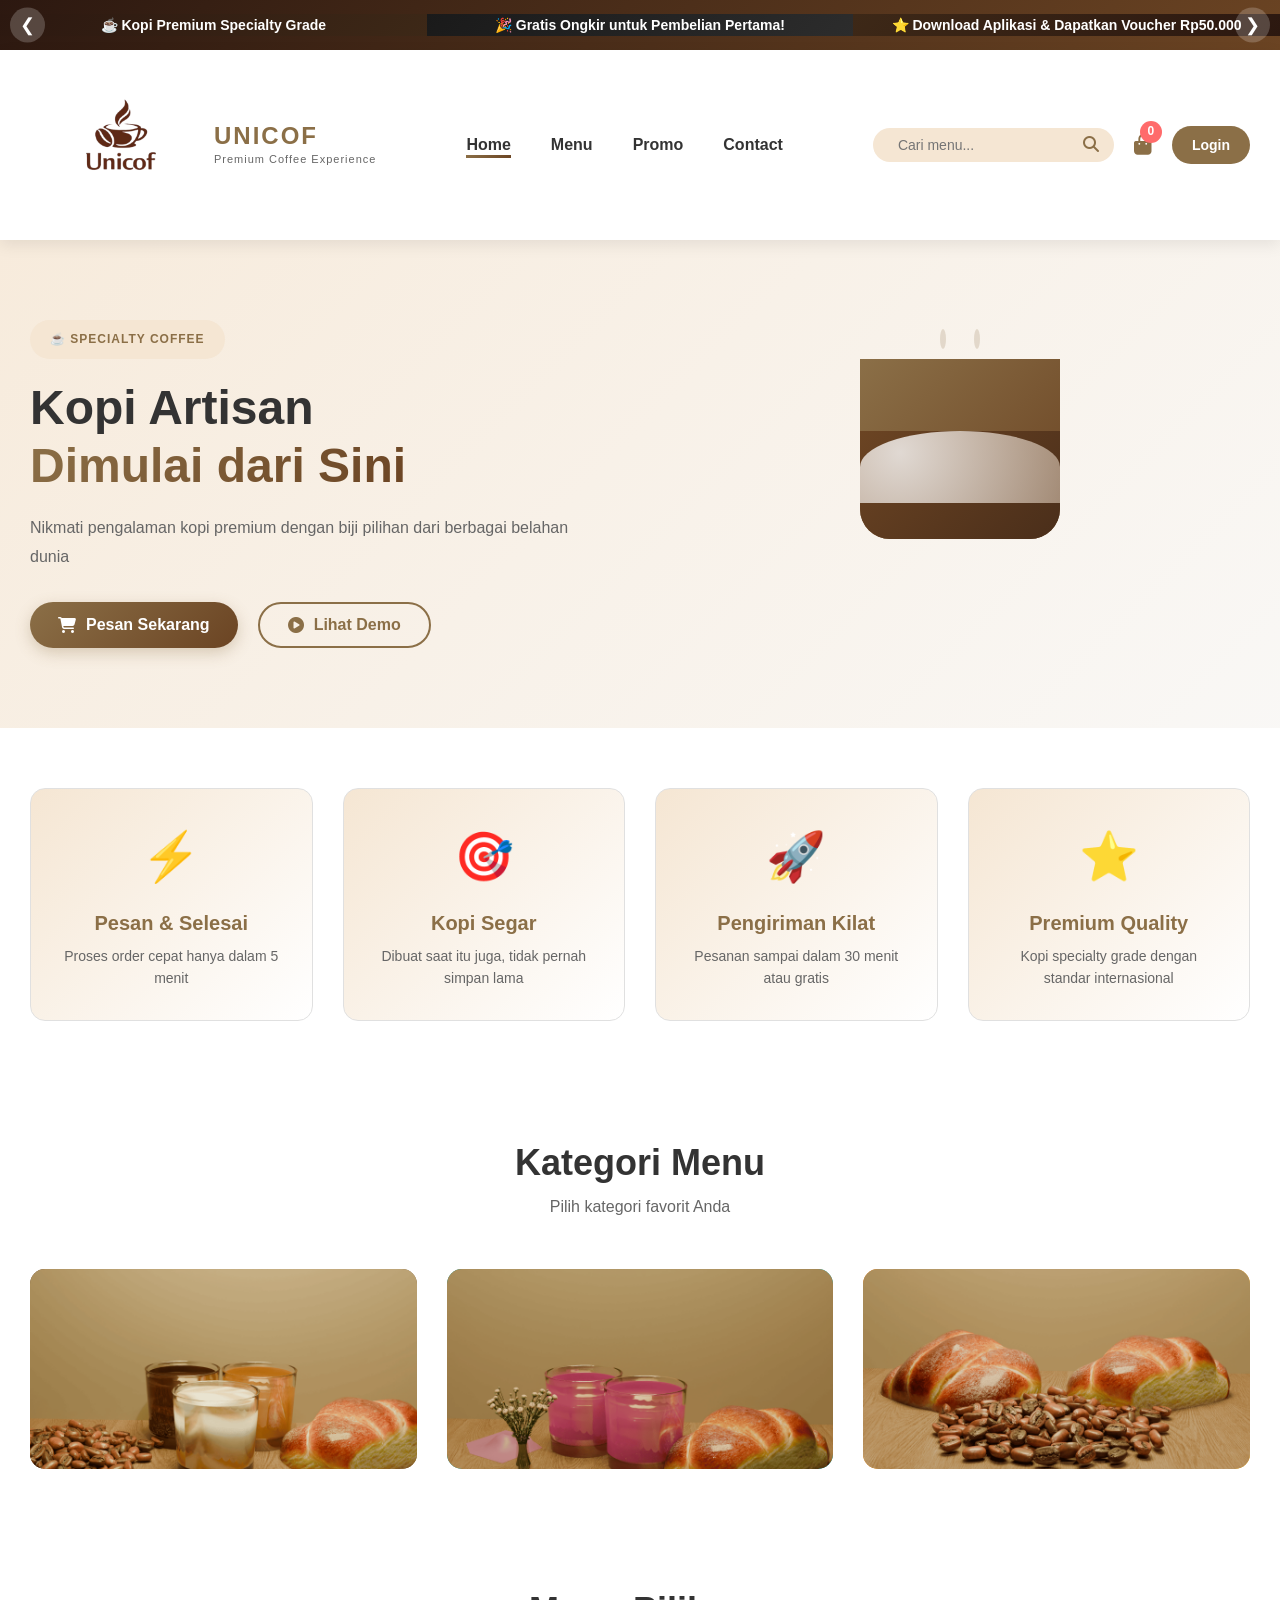
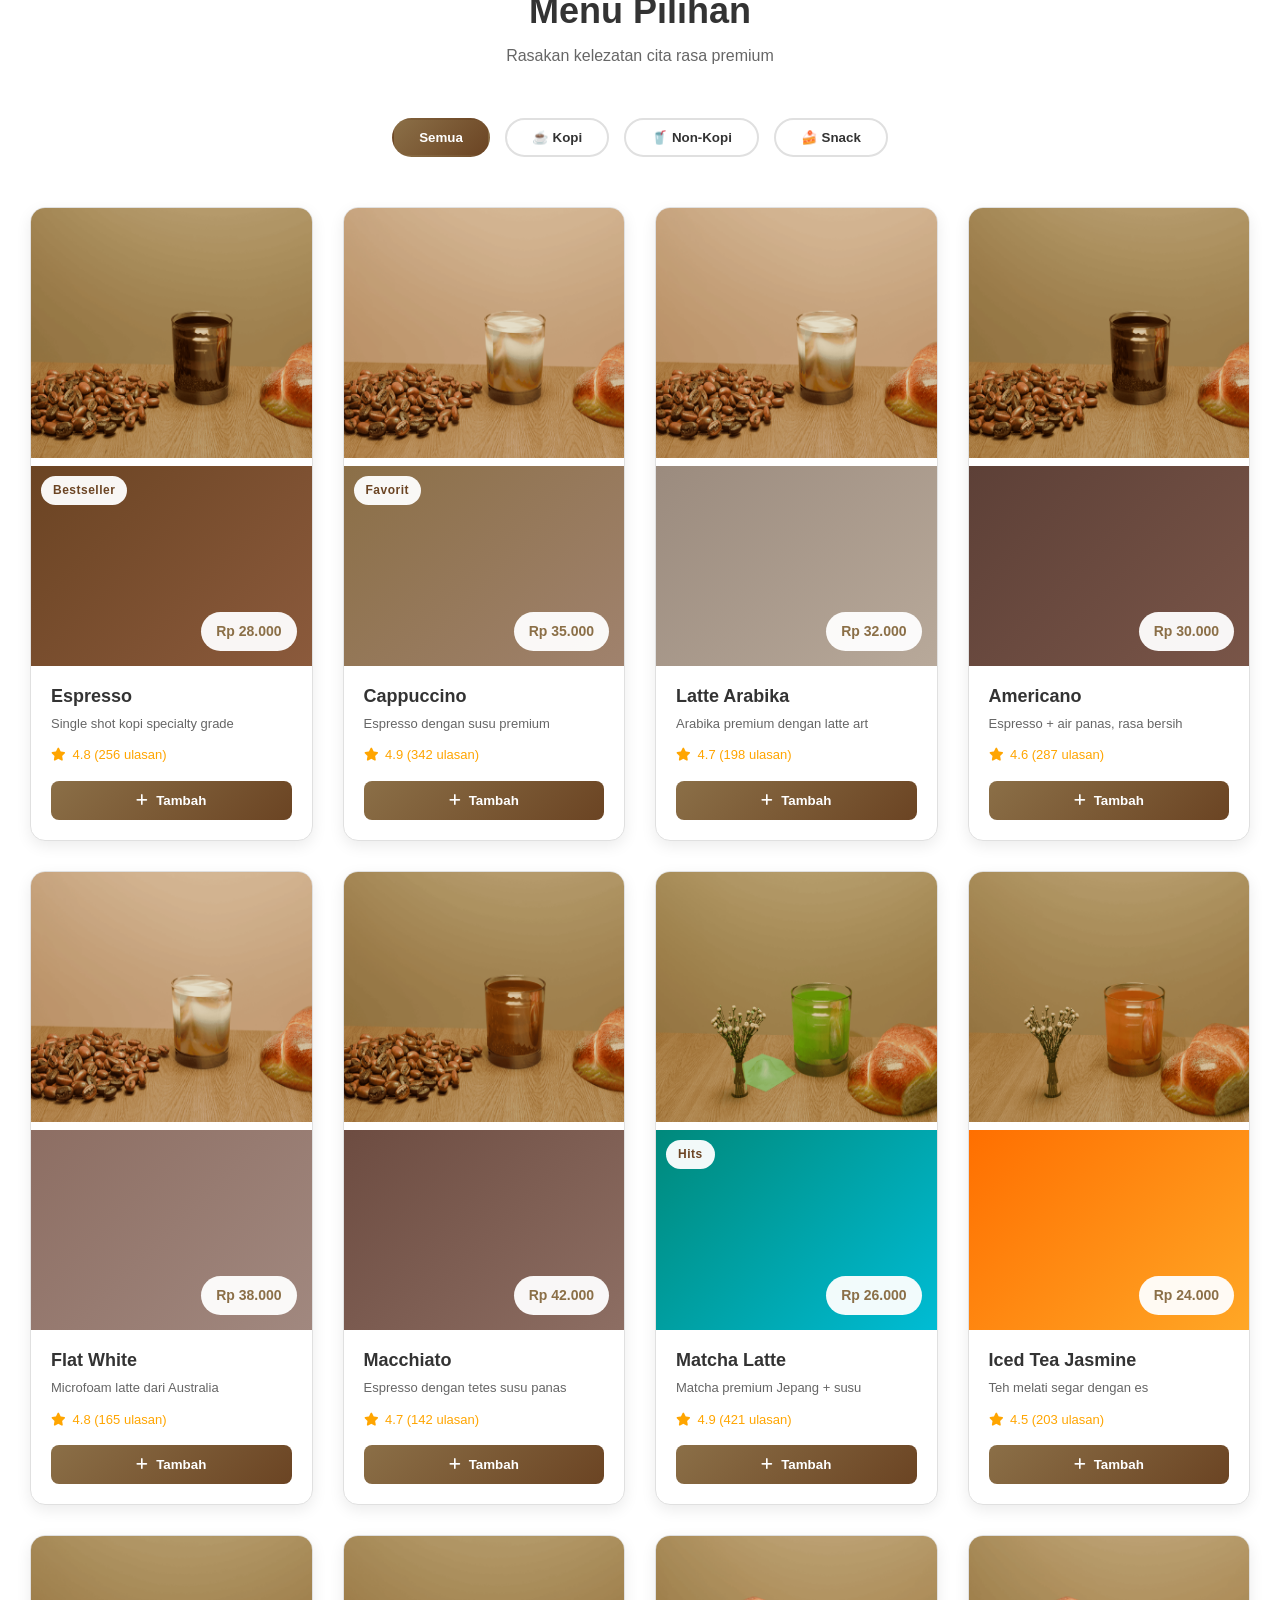
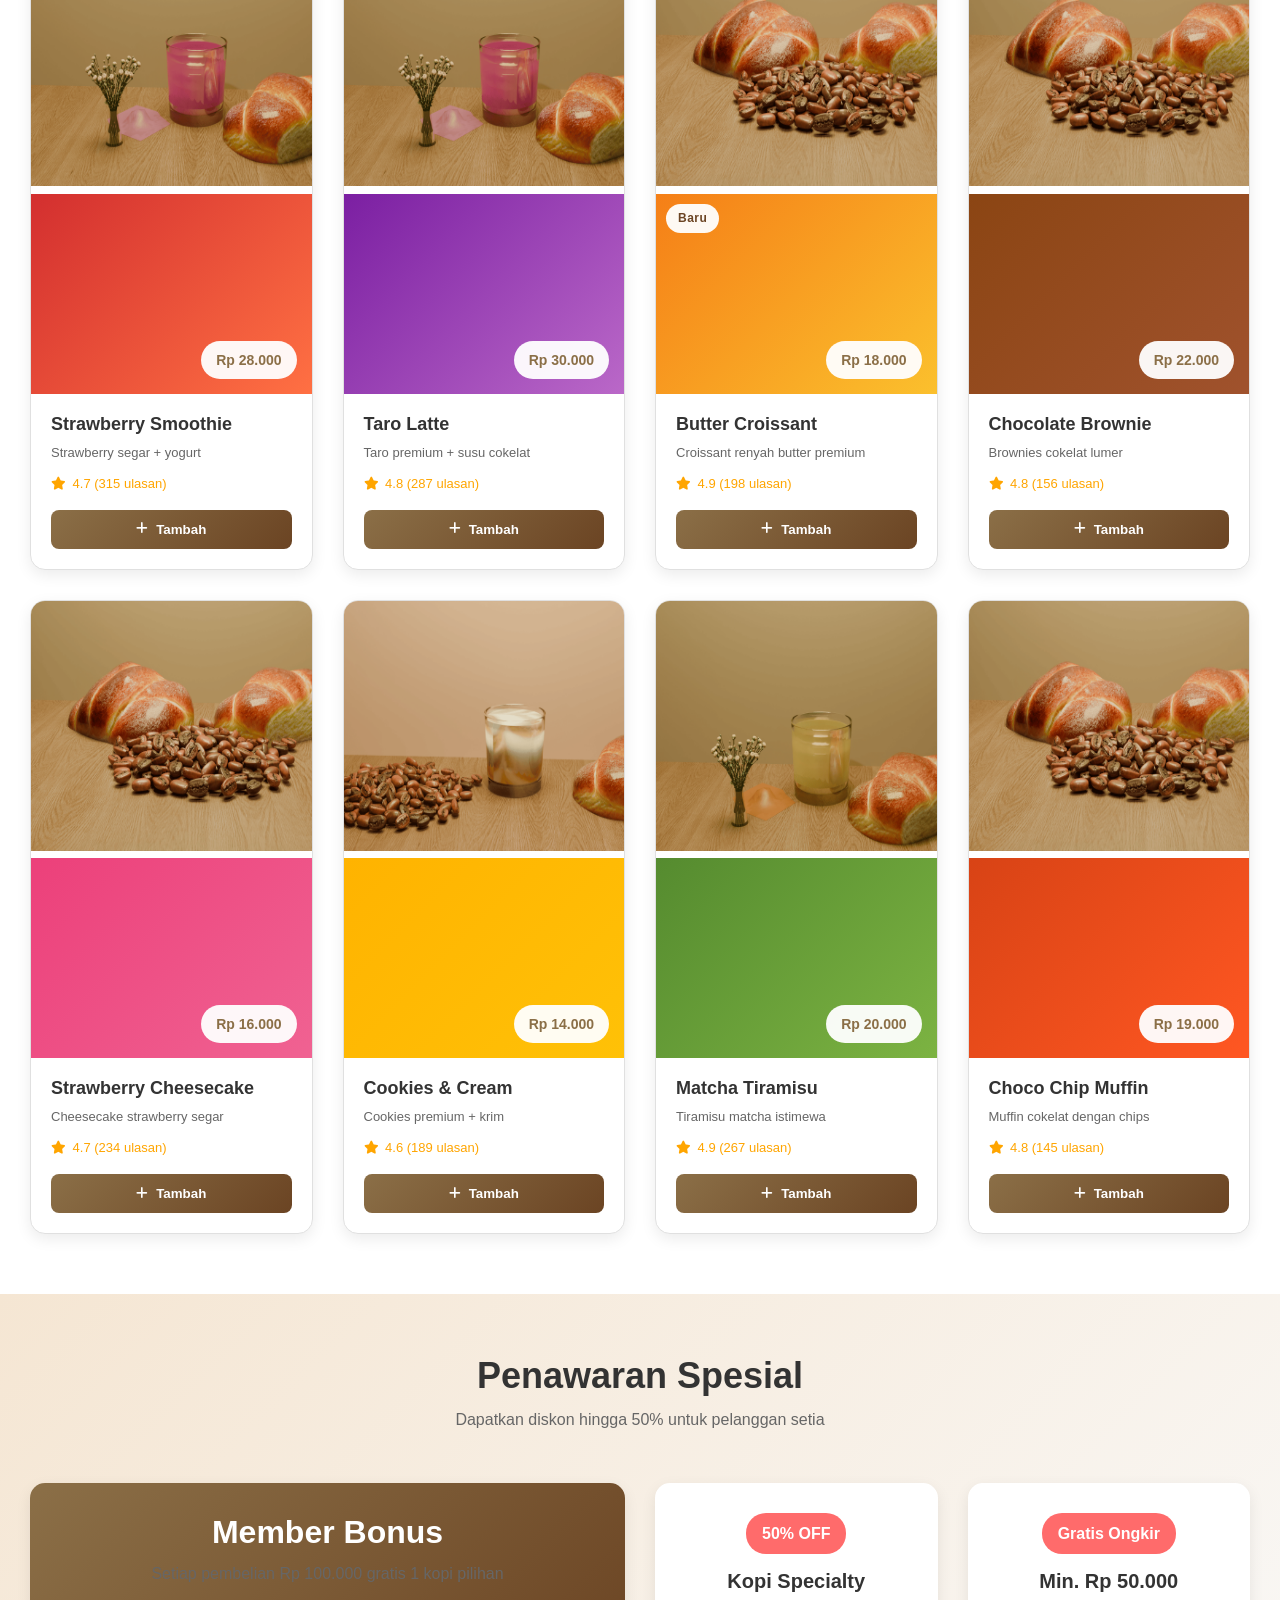
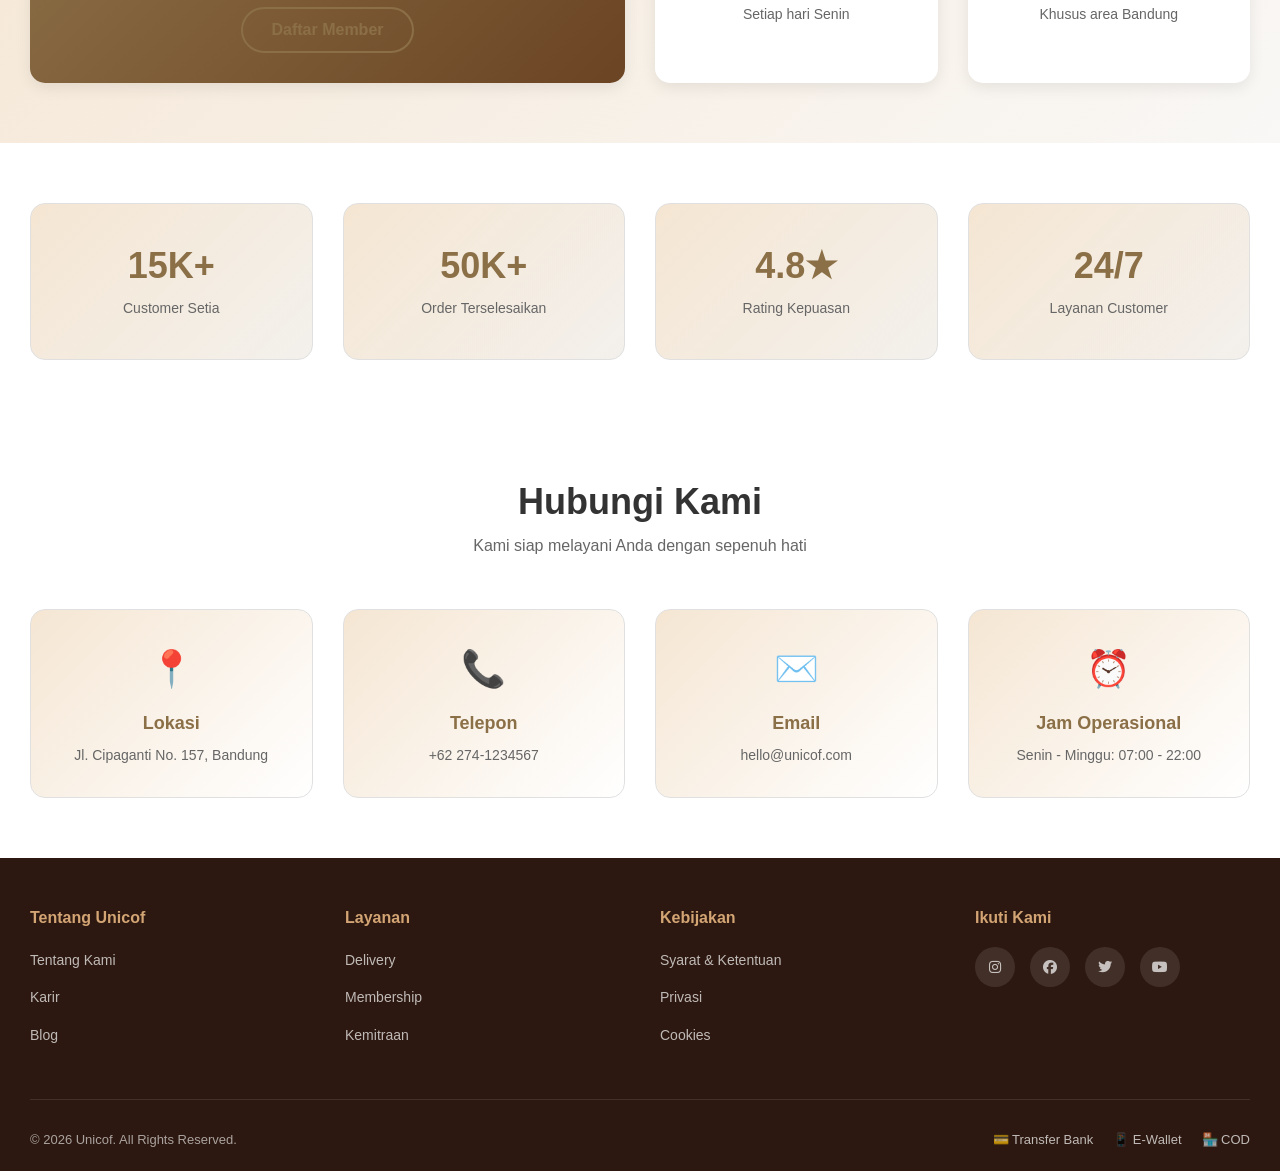
<file: index.html>
<!DOCTYPE html>
<html lang="id">
<head>
  <meta charset="UTF-8">
  <meta name="viewport" content="width=device-width, initial-scale=1.0">
  <title>Unicof - Premium Coffee & Snack Delivery</title>
  <link rel="stylesheet" href="style.css">
  <link rel="stylesheet" href="https://cdnjs.cloudflare.com/ajax/libs/font-awesome/6.4.0/css/all.min.css">
  <script src="cart-manager.js" defer></script>
  <script src="product-manager.js" defer></script>
  <script src="analytics.js" defer></script>
  <script src="user-behavior.js" defer></script>
  <script src="main.js" defer></script>
</head>
<body>

  <!-- Top Banner - Promotional -->
  <div class="top-banner">
    <div class="banner-container">
      <div class="banner-slide">
        <div class="slide" style="background: linear-gradient(135deg, #2c1810 0%, #3d2817 100%);">
          <div class="slide-content">
            <p class="slide-text">☕ Kopi Premium Specialty Grade</p>
          </div>
        </div>
        <div class="slide" style="background: linear-gradient(135deg, #1a1a1a 0%, #2c2c2c 100%);">
          <div class="slide-content">
            <p class="slide-text">🎉 Gratis Ongkir untuk Pembelian Pertama!</p>
          </div>
        </div>
        <div class="slide" style="background: linear-gradient(135deg, #3d2817 0%, #2c1810 100%);">
          <div class="slide-content">
            <p class="slide-text">⭐ Download Aplikasi & Dapatkan Voucher Rp50.000</p>
          </div>
        </div>
      </div>
      <button class="banner-btn prev-btn" onclick="prevSlide()">❮</button>
      <button class="banner-btn next-btn" onclick="nextSlide()">❯</button>
    </div>
  </div>

  <!-- Header & Navigation -->
  <header class="navbar">
    <div class="navbar-container">
      <div class="logo">
        <div class="logo-icon"></div>
        <img src="images/unicoflogo.png" alt="Unicof Logo" height="160">
        <div class="logo-text">
          <h1>UNICOF</h1>
          <p>Premium Coffee Experience</p>
        </div>
      </div>
      
      <nav class="nav-menu">
        <ul>
          <li><a href="#home" class="nav-link active">Home</a></li>
          <li><a href="#menu" class="nav-link">Menu</a></li>
          <li><a href="#promo" class="nav-link">Promo</a></li>
          <li><a href="#contact" class="nav-link">Contact</a></li>
        </ul>
      </nav>

      <div class="nav-icons">
        <div class="search-bar">
          <input type="text" placeholder="Cari menu...">
          <button><i class="fas fa-search"></i></button>
        </div>

      <a href="cart.html" class="cart-icon">
        <i class="fas fa-shopping-bag"></i>
        <span></span>
        <span class="cart-count">0</span>
      </a>

        <a href="login.html" class="auth-btn">Login</a>
      </div>

      <!-- Mobile Menu Toggle -->
      <div class="hamburger">
        <span></span>
        <span></span>
        <span></span>
      </div>
    </div>
  </header>

  <!-- Hero Section -->
  <section class="hero" id="home">
    <div class="hero-container">
      <div class="hero-content">
        <div class="hero-badge">☕ SPECIALTY COFFEE</div>
        <h1 class="hero-title">
          Kopi Artisan<br>
          <span class="gradient-text">Dimulai dari Sini</span>
        </h1>
        <p class="hero-subtitle">Nikmati pengalaman kopi premium dengan biji pilihan dari berbagai belahan dunia</p>
        <div class="hero-cta">
          <button class="btn btn-primary">
            <i class="fas fa-shopping-cart"></i> Pesan Sekarang
          </button>
          <button class="btn btn-secondary">
            <i class="fas fa-play-circle"></i> Lihat Demo
          </button>
        </div>
      </div>
      <div class="hero-image">
        <div class="coffee-cup">
          <div class="cup-content">
            <div class="cup-liquid"></div>
            <div class="cup-foam"></div>
          </div>
          <div class="cup-steam">
            <span></span>
            <span></span>
          </div>
        </div>
      </div>
    </div>
  </section>

  <!-- Features Section -->
  <section class="features">
    <div class="features-grid">
      <div class="feature-card">
        <div class="feature-icon">⚡</div>
        <h3>Pesan & Selesai</h3>
        <p>Proses order cepat hanya dalam 5 menit</p>
      </div>
      <div class="feature-card">
        <div class="feature-icon">🎯</div>
        <h3>Kopi Segar</h3>
        <p>Dibuat saat itu juga, tidak pernah simpan lama</p>
      </div>
      <div class="feature-card">
        <div class="feature-icon">🚀</div>
        <h3>Pengiriman Kilat</h3>
        <p>Pesanan sampai dalam 30 menit atau gratis</p>
      </div>
      <div class="feature-card">
        <div class="feature-icon">⭐</div>
        <h3>Premium Quality</h3>
        <p>Kopi specialty grade dengan standar internasional</p>
      </div>
    </div>
  </section>

  <!-- Categories Section -->
  <section class="categories" id="menu">
    <div class="section-header">
      <h2>Kategori Menu</h2>
      <p>Pilih kategori favorit Anda</p>
    </div>
    
    <div class="category-grid">
      <div class="category-card" data-category="coffee">
        <div class="category-icon">☕</div>
        <img src="images/coffee.png" alt="coffee Logo" height="250" weight =200>
        <h3>Kopi Specialty</h3>
        <p>12 Produk</p>
        <div class="category-bg"></div>
      </div>
      <div class="category-card" data-category="non-coffee">
        <div class="category-icon">🥤</div>
        <img src="images/nonn_coffee.png" alt="coffee Logo" height="250" weight =200>
        <h3>Non-Kopi</h3>
        
        <p>8 Produk</p>
        <div class="category-bg"></div>
      </div>
      <div class="category-card" data-category="snack">
        <div class="category-icon">🍰</div>
        <img src="images/pastry.png" alt="coffee Logo" height="250" weight =200>
        <h3>Snack & Pastry</h3>
        <p>15 Produk</p>
        <div class="category-bg"></div>
      </div>
    </div>
  </section>

  <!-- Menu Section -->
  <section class="menu-section">
    <div class="section-header">
      <h2>Menu Pilihan</h2>
      <p>Rasakan kelezatan cita rasa premium</p>
    </div>

    <div class="filter-buttons">
      <button class="filter-btn active" data-filter="all">Semua</button>
      <button class="filter-btn" data-filter="coffee">☕ Kopi</button>
      <button class="filter-btn" data-filter="non-coffee">🥤 Non-Kopi</button>
      <button class="filter-btn" data-filter="snack">🍰 Snack</button>
    </div>

    <div class="menu-grid">
      <!-- COFFEE SECTION -->
      <div class="menu-card" data-category="coffee">
        <img src="images/americano.png" alt="coffee Logo" height="250" width =350>
        <div class="menu-image" style="background: linear-gradient(135deg, #6B4423, #8B5A3C);">
          <div class="menu-badge">Bestseller</div>
          <span class="price-tag">Rp 28.000</span>
        </div>
        <div class="menu-info">
          <h3>Espresso</h3>
          <p>Single shot kopi specialty grade</p>
          <div class="menu-rating">
            <i class="fas fa-star"></i> 4.8 (256 ulasan)
          </div>
          <button class="add-to-cart" onclick="addToCart('Espresso', 28000)">
            <i class="fas fa-plus"></i> Tambah
          </button>
        </div>
      </div>

      <div class="menu-card" data-category="coffee">
        <img src="images/kopi_latte.png" alt="coffee Logo" height="250" width =350>
        <div class="menu-image" style="background: linear-gradient(135deg, #8B6F47, #A0826D);">
          <div class="menu-badge">Favorit</div>
          <span class="price-tag">Rp 35.000</span>
        </div>
        <div class="menu-info">
          <h3>Cappuccino</h3>
          <p>Espresso dengan susu premium</p>
          <div class="menu-rating">
            <i class="fas fa-star"></i> 4.9 (342 ulasan)
          </div>
          <button class="add-to-cart" onclick="addToCart('Cappuccino', 35000)">
            <i class="fas fa-plus"></i> Tambah
          </button>
        </div>
      </div>

      <div class="menu-card" data-category="coffee">
        <img src="images/kopi_latte.png" alt="coffee Logo" height="250" width =350>
        <div class="menu-image" style="background: linear-gradient(135deg, #9B8B7E, #B8A99A);">
          <span class="price-tag">Rp 32.000</span>
        </div>
        <div class="menu-info">
          <h3>Latte Arabika</h3>
          <p>Arabika premium dengan latte art</p>
          <div class="menu-rating">
            <i class="fas fa-star"></i> 4.7 (198 ulasan)
          </div>
          <button class="add-to-cart" onclick="addToCart('Latte Arabika', 32000)">
            <i class="fas fa-plus"></i> Tambah
          </button>
        </div>
      </div>

      <div class="menu-card" data-category="coffee">
        <img src="images/americano.png" alt="coffee Logo" height="250" width =350>
        <div class="menu-image" style="background: linear-gradient(135deg, #5D4037, #795548);">
          <span class="price-tag">Rp 30.000</span>
        </div>
        <div class="menu-info">
          <h3>Americano</h3>
          <p>Espresso + air panas, rasa bersih</p>
          <div class="menu-rating">
            <i class="fas fa-star"></i> 4.6 (287 ulasan)
          </div>
          <button class="add-to-cart" onclick="addToCart('Americano', 30000)">
            <i class="fas fa-plus"></i> Tambah
          </button>
        </div>
      </div>

      <div class="menu-card" data-category="coffee">
        <img src="images/kopi_latte.png" alt="coffee Logo" height="250" width =350>
        <div class="menu-image" style="background: linear-gradient(135deg, #8D6E63, #A1887F);">
          <span class="price-tag">Rp 38.000</span>
        </div>
        <div class="menu-info">
          <h3>Flat White</h3>
          <p>Microfoam latte dari Australia</p>
          <div class="menu-rating">
            <i class="fas fa-star"></i> 4.8 (165 ulasan)
          </div>
          <button class="add-to-cart" onclick="addToCart('Flat White', 38000)">
            <i class="fas fa-plus"></i> Tambah
          </button>
        </div>
      </div>

      <div class="menu-card" data-category="coffee">
        <img src="images/aren_latte.png" alt="coffee Logo" height="250" width =350>
        <div class="menu-image" style="background: linear-gradient(135deg, #6D4C41, #8D6E63);">
          <span class="price-tag">Rp 42.000</span>
        </div>
        <div class="menu-info">
          <h3>Macchiato</h3>
          <p>Espresso dengan tetes susu panas</p>
          <div class="menu-rating">
            <i class="fas fa-star"></i> 4.7 (142 ulasan)
          </div>
          <button class="add-to-cart" onclick="addToCart('Macchiato', 42000)">
            <i class="fas fa-plus"></i> Tambah
          </button>
        </div>
      </div>

      <!-- NON-COFFEE SECTION -->
      <div class="menu-card" data-category="non-coffee">
        <img src="images/matcha.png" alt="coffee Logo" height="250" width =350>
        <div class="menu-image" style="background: linear-gradient(135deg, #00897B, #00BCD4);">
          <div class="menu-badge">Hits</div>
          <span class="price-tag">Rp 26.000</span>
        </div>
        <div class="menu-info">
          <h3>Matcha Latte</h3>
          <p>Matcha premium Jepang + susu</p>
          <div class="menu-rating">
            <i class="fas fa-star"></i> 4.9 (421 ulasan)
          </div>
          <button class="add-to-cart" onclick="addToCart('Matcha Latte', 26000)">
            <i class="fas fa-plus"></i> Tambah
          </button>
        </div>
      </div>

      <div class="menu-card" data-category="non-coffee">
        <img src="images/teh.png" alt="coffee Logo" height="250" width =350>
        <div class="menu-image" style="background: linear-gradient(135deg, #FF6F00, #FFA726);">
          <span class="price-tag">Rp 24.000</span>
        </div>
        <div class="menu-info">
          <h3>Iced Tea Jasmine</h3>
          <p>Teh melati segar dengan es</p>
          <div class="menu-rating">
            <i class="fas fa-star"></i> 4.5 (203 ulasan)
          </div>
          <button class="add-to-cart" onclick="addToCart('Iced Tea Jasmine', 24000)">
            <i class="fas fa-plus"></i> Tambah
          </button>
        </div>
      </div>

      <div class="menu-card" data-category="non-coffee">
        <img src="images/strauberry.png" alt="coffee Logo" height="250" width =350>
        <div class="menu-image" style="background: linear-gradient(135deg, #D32F2F, #FF7043);">
          <span class="price-tag">Rp 28.000</span>
        </div>
        <div class="menu-info">
          <h3>Strawberry Smoothie</h3>
          <p>Strawberry segar + yogurt</p>
          <div class="menu-rating">
            <i class="fas fa-star"></i> 4.7 (315 ulasan)
          </div>
          <button class="add-to-cart" onclick="addToCart('Strawberry Smoothie', 28000)">
            <i class="fas fa-plus"></i> Tambah
          </button>
        </div>
      </div>

      <div class="menu-card" data-category="non-coffee">
        <img src="images/strauberry.png" alt="coffee Logo" height="250" width =350>
        <div class="menu-image" style="background: linear-gradient(135deg, #7B1FA2, #BA68C8);">
          <span class="price-tag">Rp 30.000</span>
        </div>
        <div class="menu-info">
          <h3>Taro Latte</h3>
          <p>Taro premium + susu cokelat</p>
          <div class="menu-rating">
            <i class="fas fa-star"></i> 4.8 (287 ulasan)
          </div>
          <button class="add-to-cart" onclick="addToCart('Taro Latte', 30000)">
            <i class="fas fa-plus"></i> Tambah
          </button>
        </div>
      </div>

      <!-- SNACK SECTION -->
      <div class="menu-card" data-category="snack">
        <img src="images/pastry.png" alt="coffee Logo" height="250" width =350>
        <div class="menu-image" style="background: linear-gradient(135deg, #F57F17, #FBC02D);">
          <div class="menu-badge">Baru</div>
          <span class="price-tag">Rp 18.000</span>
        </div>
        <div class="menu-info">
          <h3>Butter Croissant</h3>
          <p>Croissant renyah butter premium</p>
          <div class="menu-rating">
            <i class="fas fa-star"></i> 4.9 (198 ulasan)
          </div>
          <button class="add-to-cart" onclick="addToCart('Butter Croissant', 18000)">
            <i class="fas fa-plus"></i> Tambah
          </button>
        </div>
      </div>

      <div class="menu-card" data-category="snack">
        <img src="images/pastry.png" alt="coffee Logo" height="250" width =350>
        <div class="menu-image" style="background: linear-gradient(135deg, #8B4513, #A0522D);">
          <span class="price-tag">Rp 22.000</span>
        </div>
        <div class="menu-info">
          <h3>Chocolate Brownie</h3>
          <p>Brownies cokelat lumer</p>
          <div class="menu-rating">
            <i class="fas fa-star"></i> 4.8 (156 ulasan)
          </div>
          <button class="add-to-cart" onclick="addToCart('Chocolate Brownie', 22000)">
            <i class="fas fa-plus"></i> Tambah
          </button>
        </div>
      </div>

      <div class="menu-card" data-category="snack">
        <img src="images/pastry.png" alt="coffee Logo" height="250" width =350>
        <div class="menu-image" style="background: linear-gradient(135deg, #EC407A, #F06292);">
          <span class="price-tag">Rp 16.000</span>
        </div>
        <div class="menu-info">
          <h3>Strawberry Cheesecake</h3>
          <p>Cheesecake strawberry segar</p>
          <div class="menu-rating">
            <i class="fas fa-star"></i> 4.7 (234 ulasan)
          </div>
          <button class="add-to-cart" onclick="addToCart('Strawberry Cheesecake', 16000)">
            <i class="fas fa-plus"></i> Tambah
          </button>
        </div>
      </div>

      <div class="menu-card" data-category="snack">
        <img src="images/kopi_latte.png" alt="coffee Logo" height="250" width =350>
        <div class="menu-image" style="background: linear-gradient(135deg, #FFB300, #FFC107);">
          <span class="price-tag">Rp 14.000</span>
        </div>
        <div class="menu-info">
          <h3>Cookies & Cream</h3>
          <p>Cookies premium + krim</p>
          <div class="menu-rating">
            <i class="fas fa-star"></i> 4.6 (189 ulasan)
          </div>
          <button class="add-to-cart" onclick="addToCart('Cookies & Cream', 14000)">
            <i class="fas fa-plus"></i> Tambah
          </button>
        </div>
      </div>

      <div class="menu-card" data-category="snack">
        <img src="images/tiramisu.png" alt="coffee Logo" height="250" width =350>
        <div class="menu-image" style="background: linear-gradient(135deg, #558B2F, #7CB342);">
          <span class="price-tag">Rp 20.000</span>
        </div>
        <div class="menu-info">
          <h3>Matcha Tiramisu</h3>
          <p>Tiramisu matcha istimewa</p>
          <div class="menu-rating">
            <i class="fas fa-star"></i> 4.9 (267 ulasan)
          </div>
          <button class="add-to-cart" onclick="addToCart('Matcha Tiramisu', 20000)">
            <i class="fas fa-plus"></i> Tambah
          </button>
        </div>
      </div>

      <div class="menu-card" data-category="snack">
        <img src="images/pastry.png" alt="coffee Logo" height="250" width =350>
        <div class="menu-image" style="background: linear-gradient(135deg, #D84315, #FF5722);">
          <span class="price-tag">Rp 19.000</span>
        </div>
        <div class="menu-info">
          <h3>Choco Chip Muffin</h3>
          <p>Muffin cokelat dengan chips</p>
          <div class="menu-rating">
            <i class="fas fa-star"></i> 4.8 (145 ulasan)
          </div>
          <button class="add-to-cart" onclick="addToCart('Choco Chip Muffin', 19000)">
            <i class="fas fa-plus"></i> Tambah
          </button>
        </div>
      </div>
    </div>
  </section>

  <!-- Promo Section -->
  <section class="promo" id="promo">
    <div class="section-header">
      <h2>Penawaran Spesial</h2>
      <p>Dapatkan diskon hingga 50% untuk pelanggan setia</p>
    </div>

    <div class="promo-grid">
      <div class="promo-card large">
        <div class="promo-content">
          <h3>Member Bonus</h3>
          <p>Setiap pembelian Rp 100.000 gratis 1 kopi pilihan</p>
          <button class="btn btn-secondary">Daftar Member</button>
        </div>
      </div>

      <div class="promo-card">
        <div class="promo-tag">50% OFF</div>
        <h4>Kopi Specialty</h4>
        <p>Setiap hari Senin</p>
      </div>

      <div class="promo-card">
        <div class="promo-tag">Gratis Ongkir</div>
        <h4>Min. Rp 50.000</h4>
        <p>Khusus area Bandung</p>
      </div>
    </div>
  </section>

  <!-- Stats Section -->
  <section class="stats">
    <div class="stat-card">
      <h3>15K+</h3>
      <p>Customer Setia</p>
    </div>
    <div class="stat-card">
      <h3>50K+</h3>
      <p>Order Terselesaikan</p>
    </div>
    <div class="stat-card">
      <h3>4.8★</h3>
      <p>Rating Kepuasan</p>
    </div>
    <div class="stat-card">
      <h3>24/7</h3>
      <p>Layanan Customer</p>
    </div>
  </section>

  <!-- Contact Section -->
  <section class="contact" id="contact">
    <div class="section-header">
      <h2>Hubungi Kami</h2>
      <p>Kami siap melayani Anda dengan sepenuh hati</p>
    </div>

    <div class="contact-grid">
      <div class="contact-card">
        <div class="contact-icon">📍</div>
        <h4>Lokasi</h4>
        <p>Jl. Cipaganti No. 157, Bandung</p>
      </div>
      <div class="contact-card">
        <div class="contact-icon">📞</div>
        <h4>Telepon</h4>
        <p>+62 274-1234567</p>
      </div>
      <div class="contact-card">
        <div class="contact-icon">✉️</div>
        <h4>Email</h4>
        <p>hello@unicof.com</p>
      </div>
      <div class="contact-card">
        <div class="contact-icon">⏰</div>
        <h4>Jam Operasional</h4>
        <p>Senin - Minggu: 07:00 - 22:00</p>
      </div>
    </div>
  </section>

  <!-- Footer -->
  <footer>
    <div class="footer-container">
      <div class="footer-section">
        <h5>Tentang Unicof</h5>
        <ul>
          <li><a href="#">Tentang Kami</a></li>
          <li><a href="#">Karir</a></li>
          <li><a href="#">Blog</a></li>
        </ul>
      </div>
      <div class="footer-section">
        <h5>Layanan</h5>
        <ul>
          <li><a href="#">Delivery</a></li>
          <li><a href="#">Membership</a></li>
          <li><a href="#">Kemitraan</a></li>
        </ul>
      </div>
      <div class="footer-section">
        <h5>Kebijakan</h5>
        <ul>
          <li><a href="#">Syarat & Ketentuan</a></li>
          <li><a href="#">Privasi</a></li>
          <li><a href="#">Cookies</a></li>
        </ul>
      </div>
      <div class="footer-section">
        <h5>Ikuti Kami</h5>
        <div class="social-links">
          <a href="#" class="social-icon"><i class="fab fa-instagram"></i></a>
          <a href="#" class="social-icon"><i class="fab fa-facebook"></i></a>
          <a href="#" class="social-icon"><i class="fab fa-twitter"></i></a>
          <a href="#" class="social-icon"><i class="fab fa-youtube"></i></a>
        </div>
      </div>
    </div>
    <div class="footer-bottom">
      <p>&copy; 2026 Unicof. All Rights Reserved.</p>
      <div class="payment-methods">
        <span>💳 Transfer Bank</span>
        <span>📱 E-Wallet</span>
        <span>🏪 COD</span>
      </div>
    </div>
  </footer>

  <!-- Shopping Cart Modal -->
  <div class="cart-modal" id="cartModal">
    <div class="cart-content">
      <div class="cart-header">
        <h2>Keranjang Belanja</h2>
        <button class="close-btn" onclick="closeCart()">&times;</button>
      </div>
      <div class="cart-items" id="cartItems">
        <p class="empty-cart">Keranjang Anda kosong</p>
      </div>
      <div class="cart-summary">
        <div class="summary-row">
          <span>Subtotal:</span>
          <span id="subtotal">Rp 0</span>
        </div>
        <div class="summary-row">
          <span>Ongkir:</span>
          <span id="shipping">Rp 0</span>
        </div>
        <div class="summary-row total">
          <span>Total:</span>
          <span id="total">Rp 0</span>
        </div>
      </div>
      <button class="btn btn-primary btn-checkout" onclick="checkout()">Checkout</button>
    </div>
  </div>

  <script src="script.js"></script>
</body>
</html>
</file>
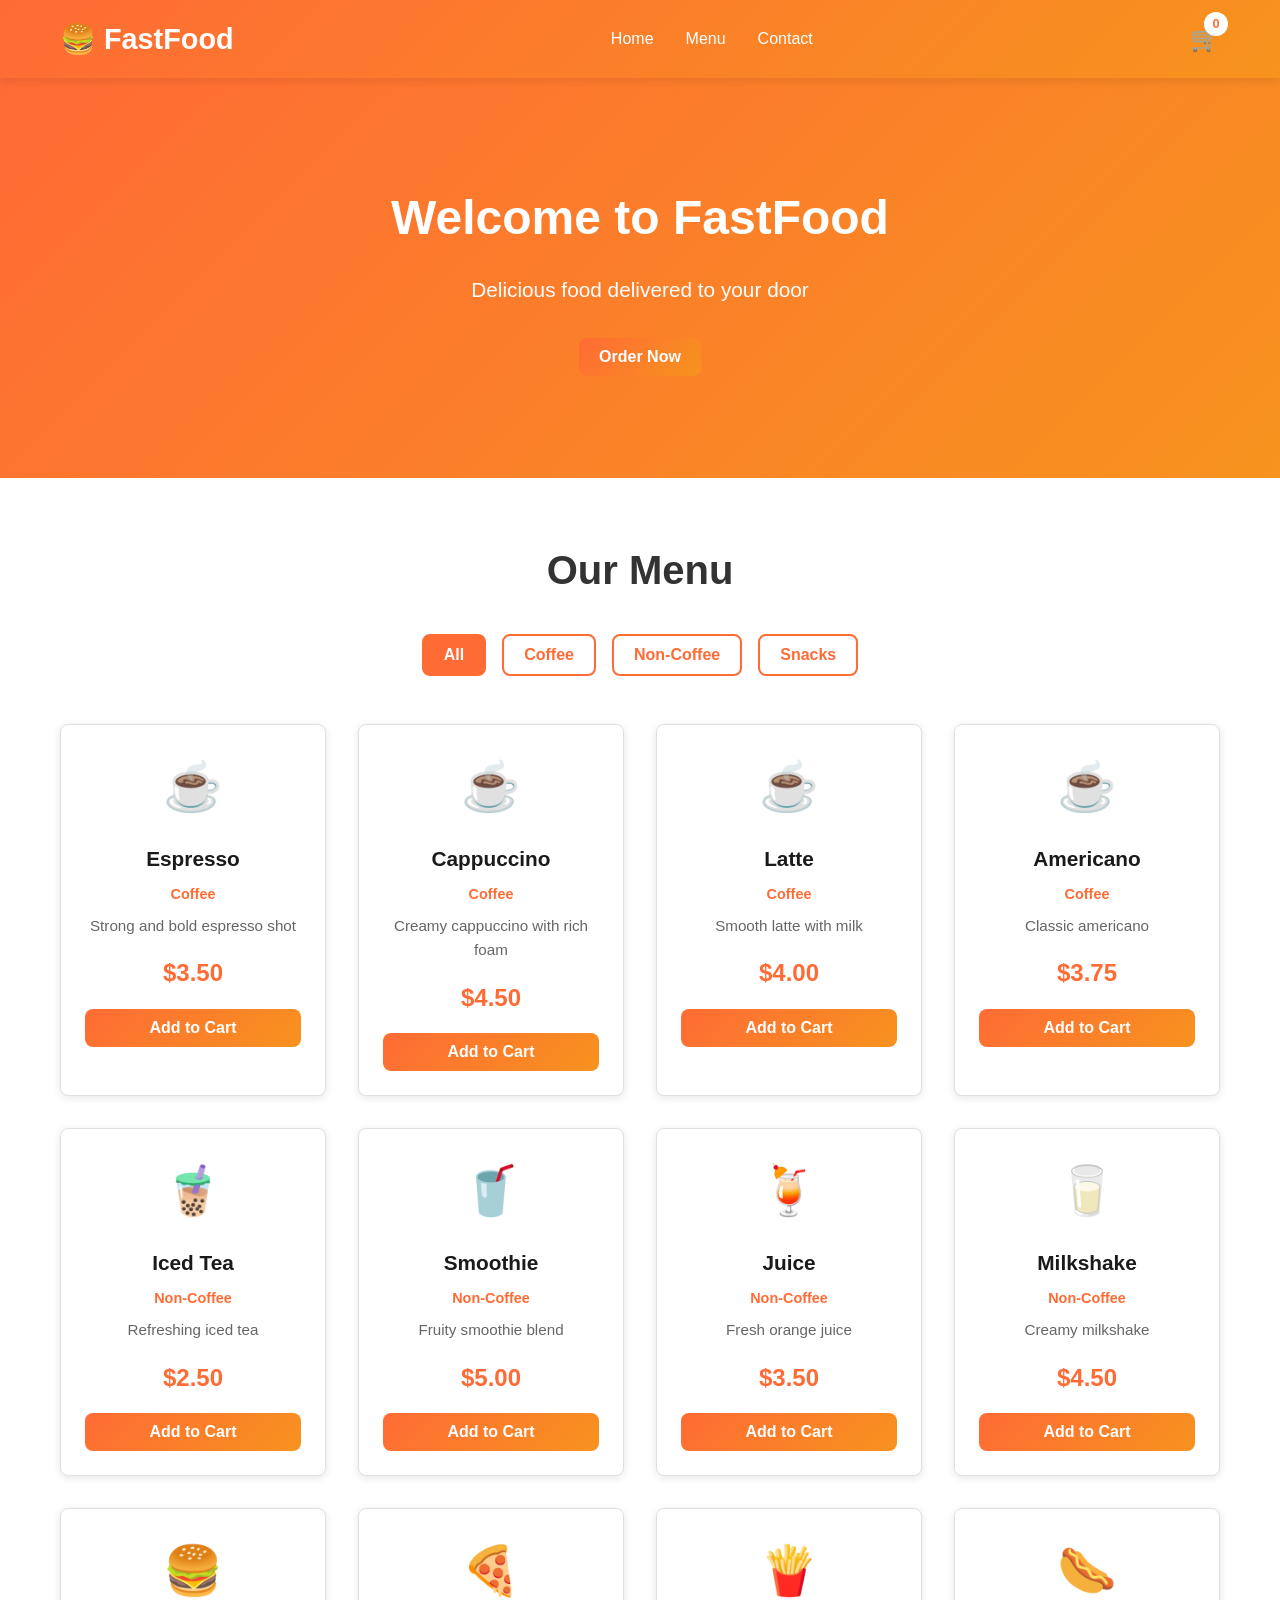
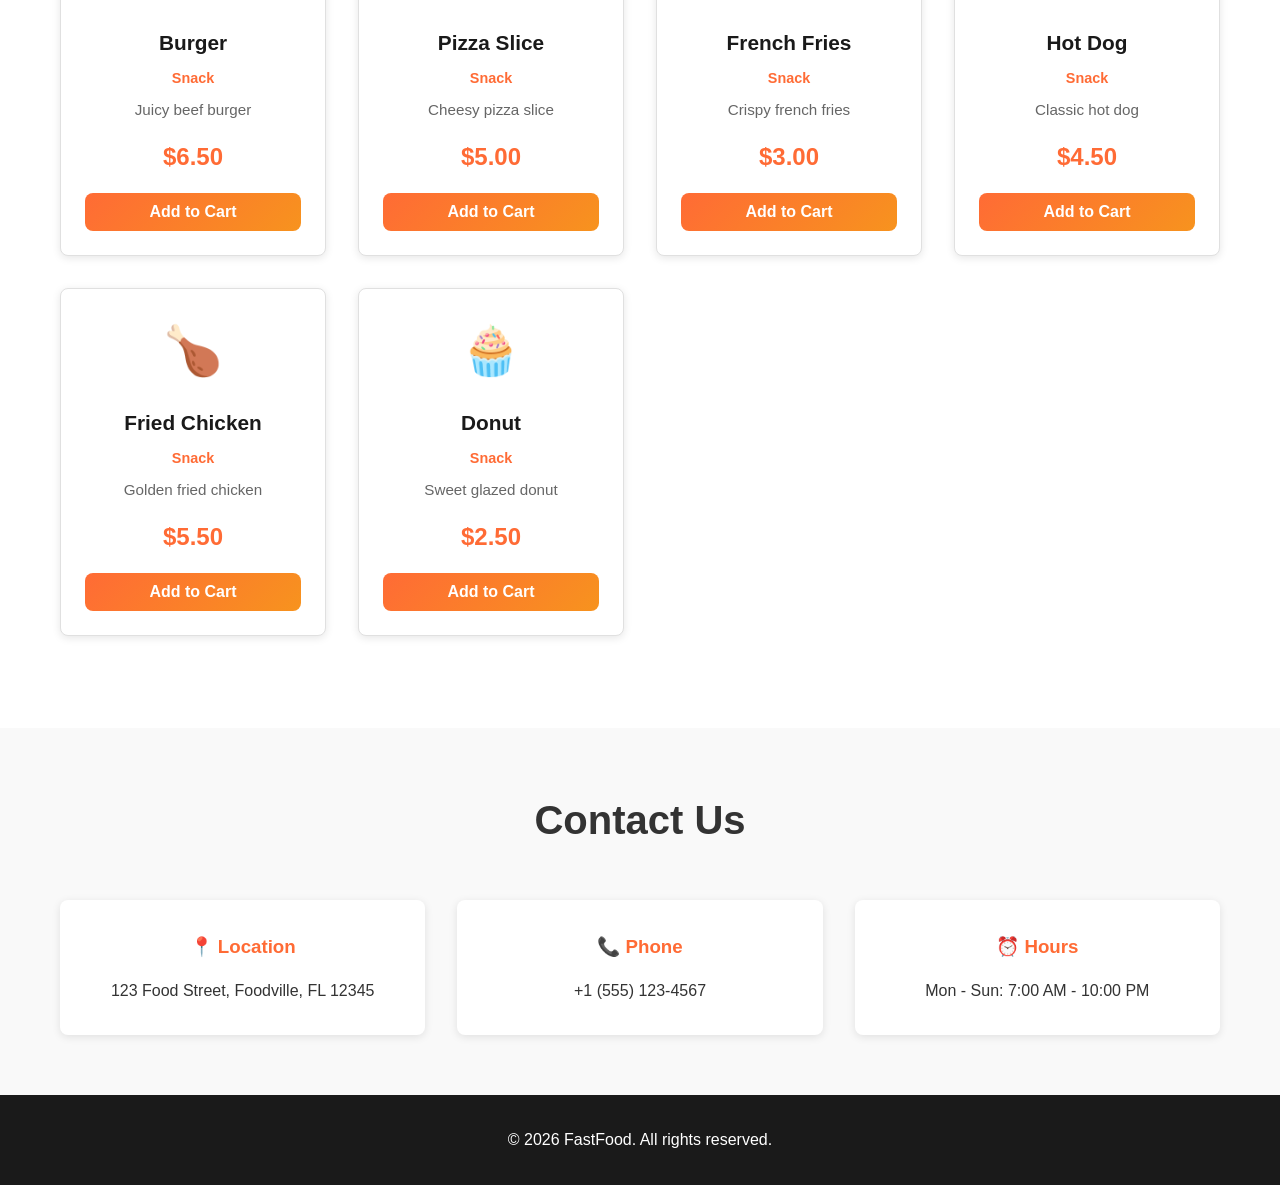
<file: menu.html>
<!DOCTYPE html>
<html lang="en">
<head>
    <meta charset="UTF-8">
    <meta name="viewport" content="width=device-width, initial-scale=1.0">
    <title>FastFood - Order Now</title>
    <link rel="stylesheet" href="menu.css">
</head>
<body>
    <!-- Header -->
    <header class="header">
        <div class="container">
            <div class="logo">
                <h1>🍔 FastFood</h1>
            </div>
            <nav class="nav">
                <a href="#home">Home</a>
                <a href="#menu">Menu</a>
                <a href="#contact">Contact</a>
            </nav>
            <div class="cart-icon">
                <span>🛒</span>
                <span class="cart-count">0</span>
            </div>
        </div>
    </header>

    <!-- Hero Section -->
    <section class="hero" id="home">
        <div class="hero-content">
            <h2>Welcome to FastFood</h2>
            <p>Delicious food delivered to your door</p>
            <button class="btn btn-primary" onclick="scrollToMenu()">Order Now</button>
        </div>
    </section>

    <!-- Menu Section -->
    <section class="menu" id="menu">
        <div class="container">
            <h2>Our Menu</h2>
            
            <!-- Filter Buttons -->
            <div class="filter-buttons">
                <button class="filter-btn active" onclick="filterMenu('all')">All</button>
                <button class="filter-btn" onclick="filterMenu('coffee')">Coffee</button>
                <button class="filter-btn" onclick="filterMenu('non-coffee')">Non-Coffee</button>
                <button class="filter-btn" onclick="filterMenu('snack')">Snacks</button>
            </div>

            <!-- Menu Items Grid -->
            <div class="menu-grid" id="menuGrid">
                <!-- Coffee Items -->
                <div class="menu-item" data-category="coffee">
                    <div class="item-image">☕</div>
                    <h3>Espresso</h3>
                    <p class="category">Coffee</p>
                    <p class="description">Strong and bold espresso shot</p>
                    <p class="price">$3.50</p>
                    <button class="btn btn-add" onclick="addToCart('Espresso', 3.50)">Add to Cart</button>
                </div>

                <div class="menu-item" data-category="coffee">
                    <div class="item-image">☕</div>
                    <h3>Cappuccino</h3>
                    <p class="category">Coffee</p>
                    <p class="description">Creamy cappuccino with rich foam</p>
                    <p class="price">$4.50</p>
                    <button class="btn btn-add" onclick="addToCart('Cappuccino', 4.50)">Add to Cart</button>
                </div>

                <div class="menu-item" data-category="coffee">
                    <div class="item-image">☕</div>
                    <h3>Latte</h3>
                    <p class="category">Coffee</p>
                    <p class="description">Smooth latte with milk</p>
                    <p class="price">$4.00</p>
                    <button class="btn btn-add" onclick="addToCart('Latte', 4.00)">Add to Cart</button>
                </div>

                <div class="menu-item" data-category="coffee">
                    <div class="item-image">☕</div>
                    <h3>Americano</h3>
                    <p class="category">Coffee</p>
                    <p class="description">Classic americano</p>
                    <p class="price">$3.75</p>
                    <button class="btn btn-add" onclick="addToCart('Americano', 3.75)">Add to Cart</button>
                </div>

                <!-- Non-Coffee Items -->
                <div class="menu-item" data-category="non-coffee">
                    <div class="item-image">🧋</div>
                    <h3>Iced Tea</h3>
                    <p class="category">Non-Coffee</p>
                    <p class="description">Refreshing iced tea</p>
                    <p class="price">$2.50</p>
                    <button class="btn btn-add" onclick="addToCart('Iced Tea', 2.50)">Add to Cart</button>
                </div>

                <div class="menu-item" data-category="non-coffee">
                    <div class="item-image">🥤</div>
                    <h3>Smoothie</h3>
                    <p class="category">Non-Coffee</p>
                    <p class="description">Fruity smoothie blend</p>
                    <p class="price">$5.00</p>
                    <button class="btn btn-add" onclick="addToCart('Smoothie', 5.00)">Add to Cart</button>
                </div>

                <div class="menu-item" data-category="non-coffee">
                    <div class="item-image">🍹</div>
                    <h3>Juice</h3>
                    <p class="category">Non-Coffee</p>
                    <p class="description">Fresh orange juice</p>
                    <p class="price">$3.50</p>
                    <button class="btn btn-add" onclick="addToCart('Juice', 3.50)">Add to Cart</button>
                </div>

                <div class="menu-item" data-category="non-coffee">
                    <div class="item-image">🥛</div>
                    <h3>Milkshake</h3>
                    <p class="category">Non-Coffee</p>
                    <p class="description">Creamy milkshake</p>
                    <p class="price">$4.50</p>
                    <button class="btn btn-add" onclick="addToCart('Milkshake', 4.50)">Add to Cart</button>
                </div>

                <!-- Snacks Items -->
                <div class="menu-item" data-category="snack">
                    <div class="item-image">🍔</div>
                    <h3>Burger</h3>
                    <p class="category">Snack</p>
                    <p class="description">Juicy beef burger</p>
                    <p class="price">$6.50</p>
                    <button class="btn btn-add" onclick="addToCart('Burger', 6.50)">Add to Cart</button>
                </div>

                <div class="menu-item" data-category="snack">
                    <div class="item-image">🍕</div>
                    <h3>Pizza Slice</h3>
                    <p class="category">Snack</p>
                    <p class="description">Cheesy pizza slice</p>
                    <p class="price">$5.00</p>
                    <button class="btn btn-add" onclick="addToCart('Pizza Slice', 5.00)">Add to Cart</button>
                </div>

                <div class="menu-item" data-category="snack">
                    <div class="item-image">🍟</div>
                    <h3>French Fries</h3>
                    <p class="category">Snack</p>
                    <p class="description">Crispy french fries</p>
                    <p class="price">$3.00</p>
                    <button class="btn btn-add" onclick="addToCart('French Fries', 3.00)">Add to Cart</button>
                </div>

                <div class="menu-item" data-category="snack">
                    <div class="item-image">🌭</div>
                    <h3>Hot Dog</h3>
                    <p class="category">Snack</p>
                    <p class="description">Classic hot dog</p>
                    <p class="price">$4.50</p>
                    <button class="btn btn-add" onclick="addToCart('Hot Dog', 4.50)">Add to Cart</button>
                </div>

                <div class="menu-item" data-category="snack">
                    <div class="item-image">🍗</div>
                    <h3>Fried Chicken</h3>
                    <p class="category">Snack</p>
                    <p class="description">Golden fried chicken</p>
                    <p class="price">$5.50</p>
                    <button class="btn btn-add" onclick="addToCart('Fried Chicken', 5.50)">Add to Cart</button>
                </div>

                <div class="menu-item" data-category="snack">
                    <div class="item-image">🧁</div>
                    <h3>Donut</h3>
                    <p class="category">Snack</p>
                    <p class="description">Sweet glazed donut</p>
                    <p class="price">$2.50</p>
                    <button class="btn btn-add" onclick="addToCart('Donut', 2.50)">Add to Cart</button>
                </div>
            </div>
        </div>
    </section>

    <!-- Cart Modal -->
    <div class="modal" id="cartModal">
        <div class="modal-content">
            <div class="modal-header">
                <h2>Shopping Cart</h2>
                <button class="close-btn" onclick="closeCart()">&times;</button>
            </div>
            <div class="modal-body">
                <div id="cartItems"></div>
                <div class="cart-empty" id="emptyCart">Your cart is empty</div>
            </div>
            <div class="modal-footer">
                <p class="total">Total: $<span id="cartTotal">0.00</span></p>
                <button class="btn btn-primary" onclick="checkout()">Checkout</button>
                <button class="btn btn-secondary" onclick="closeCart()">Continue Shopping</button>
            </div>
        </div>
    </div>

    <!-- Contact Section -->
    <section class="contact" id="contact">
        <div class="container">
            <h2>Contact Us</h2>
            <div class="contact-info">
                <div class="contact-item">
                    <h3>📍 Location</h3>
                    <p>123 Food Street, Foodville, FL 12345</p>
                </div>
                <div class="contact-item">
                    <h3>📞 Phone</h3>
                    <p>+1 (555) 123-4567</p>
                </div>
                <div class="contact-item">
                    <h3>⏰ Hours</h3>
                    <p>Mon - Sun: 7:00 AM - 10:00 PM</p>
                </div>
            </div>
        </div>
    </section>

    <!-- Footer -->
    <footer class="footer">
        <div class="container">
            <p>&copy; 2026 FastFood. All rights reserved.</p>
        </div>
    </footer>

    <script src="script.js"></script>
</body>
</html>
</file>
<file: style.css>
/* ===== RESET & BASE STYLES ===== */
* {
  margin: 0;
  padding: 0;
  box-sizing: border-box;
}

:root {
  --primary-color: #8B6F47;
  --secondary-color: #6B4423;
  --accent-color: #D4A574;
  --dark-color: #2c1810;
  --light-color: #F5E6D3;
  --text-dark: #333;
  --text-light: #666;
  --border-color: #e0e0e0;
  --shadow: 0 10px 30px rgba(0, 0, 0, 0.1);
  --shadow-md: 0 5px 15px rgba(0, 0, 0, 0.08);
  --transition: all 0.3s ease;
}

html {
  scroll-behavior: smooth;
}

body {
  font-family: 'Segoe UI', Tahoma, Geneva, Verdana, sans-serif;
  line-height: 1.6;
  color: var(--text-dark);
  background-color: #fff;
  overflow-x: hidden;
}

/* ===== TYPOGRAPHY ===== */
h1, h2, h3, h4, h5, h6 {
  line-height: 1.2;
  font-weight: 600;
}

a {
  text-decoration: none;
  color: inherit;
  transition: var(--transition);
}

/* ===== BUTTONS ===== */
.btn {
  padding: 12px 28px;
  border: none;
  border-radius: 50px;
  font-size: 16px;
  font-weight: 600;
  cursor: pointer;
  transition: var(--transition);
  display: inline-flex;
  align-items: center;
  gap: 10px;
}

.btn-primary {
  background: linear-gradient(135deg, var(--primary-color), var(--secondary-color));
  color: #fff;
  box-shadow: 0 5px 15px rgba(139, 111, 71, 0.3);
}

.btn-primary:hover {
  transform: translateY(-2px);
  box-shadow: 0 8px 20px rgba(139, 111, 71, 0.4);
}

.btn-secondary {
  background: transparent;
  border: 2px solid var(--primary-color);
  color: var(--primary-color);
}

.btn-secondary:hover {
  background: var(--primary-color);
  color: #fff;
}

/* ===== TOP BANNER ===== */
.top-banner {
  background: linear-gradient(135deg, var(--dark-color), var(--secondary-color));
  height: 50px;
  display: flex;
  align-items: center;
  overflow: hidden;
  position: relative;
}

.banner-container {
  width: 100%;
  position: relative;
  display: flex;
  align-items: center;
  justify-content: center;
}

.banner-slide {
  display: flex;
  width: 300%;
  animation: slideBannerAuto 12s infinite;
}

.slide {
  width: 33.33%;
  display: flex;
  align-items: center;
  justify-content: center;
}

.slide-content {
  color: #fff;
  font-size: 14px;
  font-weight: 600;
  text-align: center;
}

.slide-text {
  margin: 0;
}

.banner-btn {
  position: absolute;
  top: 50%;
  transform: translateY(-50%);
  background: rgba(255, 255, 255, 0.2);
  border: none;
  color: white;
  width: 35px;
  height: 35px;
  border-radius: 50%;
  cursor: pointer;
  font-size: 18px;
  transition: var(--transition);
  z-index: 10;
}

.prev-btn { left: 10px; }
.next-btn { right: 10px; }

.banner-btn:hover {
  background: rgba(255, 255, 255, 0.4);
}

@keyframes slideBannerAuto {
  0% { transform: translateX(0); }
  33% { transform: translateX(-33.33%); }
  66% { transform: translateX(-66.66%); }
  100% { transform: translateX(-100%); }
}

/* ===== HEADER / NAVBAR ===== */
header.navbar {
  background: #fff;
  padding: 15px 0;
  position: sticky;
  top: 50px;
  z-index: 100;
  box-shadow: var(--shadow-md);
}

.navbar-container {
  max-width: 1400px;
  margin: 0 auto;
  padding: 0 30px;
  display: flex;
  justify-content: space-between;
  align-items: center;
}

.logo {
  display: flex;
  align-items: center;
  gap: 12px;
  cursor: pointer;
}

.logo-icon {
  font-size: 32px;
}

.logo-text h1 {
  font-size: 24px;
  color: var(--primary-color);
  letter-spacing: 2px;
  margin: 0;
}

.logo-text p {
  font-size: 11px;
  color: var(--text-light);
  margin: 0;
  letter-spacing: 1px;
}

/* NAVIGATION */
.nav-menu ul {
  list-style: none;
  display: flex;
  gap: 40px;
}

.nav-link {
  font-weight: 600;
  color: var(--text-dark);
  position: relative;
  padding: 5px 0;
}

.nav-link::after {
  content: '';
  position: absolute;
  bottom: 0;
  left: 0;
  width: 0;
  height: 3px;
  background: linear-gradient(135deg, var(--primary-color), var(--secondary-color));
  transition: var(--transition);
}

.nav-link:hover::after,
.nav-link.active::after {
  width: 100%;
}

/* NAV ICONS */
.nav-icons {
  display: flex;
  align-items: center;
  gap: 20px;
}

.search-bar {
  display: flex;
  background: var(--light-color);
  border-radius: 50px;
  padding: 8px 15px;
  align-items: center;
}

.search-bar input {
  border: none;
  background: transparent;
  outline: none;
  padding: 0 10px;
  font-size: 14px;
}

.search-bar button {
  background: none;
  border: none;
  cursor: pointer;
  color: var(--primary-color);
  font-size: 16px;
}

.cart-icon {
  position: relative;
  font-size: 20px;
  color: var(--primary-color);
}

.cart-count {
  position: absolute;
  top: -8px;
  right: -10px;
  background: #FF6B6B;
  color: white;
  width: 22px;
  height: 22px;
  border-radius: 50%;
  display: flex;
  align-items: center;
  justify-content: center;
  font-size: 12px;
  font-weight: bold;
}

.auth-btn {
  padding: 8px 20px;
  background: var(--primary-color);
  color: white;
  border-radius: 50px;
  font-weight: 600;
  font-size: 14px;
}

.auth-btn:hover {
  background: var(--secondary-color);
}

/* HAMBURGER MENU */
.hamburger {
  display: none;
  flex-direction: column;
  gap: 5px;
  cursor: pointer;
}

.hamburger span {
  width: 25px;
  height: 3px;
  background: var(--primary-color);
  border-radius: 2px;
  transition: var(--transition);
}

/* ===== HERO SECTION ===== */
.hero {
  background: linear-gradient(135deg, rgba(245, 230, 211, 0.8), rgba(139, 111, 71, 0.05));
  padding: 80px 30px;
  max-width: 1400px;
  margin: 0 auto;
}

.hero-container {
  display: grid;
  grid-template-columns: 1fr 1fr;
  gap: 60px;
  align-items: center;
}

.hero-badge {
  display: inline-block;
  background: var(--light-color);
  padding: 10px 20px;
  border-radius: 50px;
  font-size: 12px;
  font-weight: 600;
  color: var(--primary-color);
  margin-bottom: 20px;
  letter-spacing: 1px;
}

.hero-title {
  font-size: 48px;
  line-height: 1.2;
  color: var(--text-dark);
  margin-bottom: 20px;
}

.gradient-text {
  background: linear-gradient(135deg, var(--primary-color), var(--secondary-color));
  -webkit-background-clip: text;
  -webkit-text-fill-color: transparent;
  background-clip: text;
}

.hero-subtitle {
  font-size: 16px;
  color: var(--text-light);
  margin-bottom: 30px;
  line-height: 1.8;
}

.hero-cta {
  display: flex;
  gap: 20px;
}

/* COFFEE CUP ANIMATION */
.coffee-cup {
  position: relative;
  width: 200px;
  height: 250px;
  margin: 0 auto;
  animation: floatCup 3s ease-in-out infinite;
}

.cup-content {
  width: 100%;
  height: 180px;
  background: linear-gradient(135deg, #8B6F47, #6B4423);
  border-radius: 0 0 30px 30px;
  position: relative;
  overflow: hidden;
}

.cup-liquid {
  position: absolute;
  bottom: 0;
  width: 100%;
  height: 60%;
  background: linear-gradient(135deg, #6B4423, #4a2e1a);
  animation: fillCup 2s ease-in-out infinite;
}

.cup-foam {
  position: absolute;
  top: 40%;
  width: 100%;
  height: 40%;
  background: radial-gradient(circle at 20% 30%, rgba(255, 255, 255, 0.8), rgba(220, 200, 180, 0.6));
  border-radius: 50% 50% 0 0;
}

.cup-steam {
  position: absolute;
  top: -30px;
  left: 50%;
  transform: translateX(-50%);
  width: 40px;
  height: 40px;
}

.cup-steam span {
  position: absolute;
  width: 6px;
  height: 20px;
  background: rgba(139, 111, 71, 0.2);
  border-radius: 50%;
}

.cup-steam span:first-child {
  left: 0;
  animation: steamRise 2s ease-in-out infinite;
}

.cup-steam span:last-child {
  right: 0;
  animation: steamRise 2s ease-in-out infinite 0.5s;
}

@keyframes floatCup {
  0%, 100% { transform: translateY(0px); }
  50% { transform: translateY(-20px); }
}

@keyframes fillCup {
  0% { height: 30%; }
  50% { height: 70%; }
  100% { height: 30%; }
}

@keyframes steamRise {
  0% { transform: translateY(0) scaleY(1); opacity: 1; }
  100% { transform: translateY(-30px) scaleY(0.8); opacity: 0; }
}

/* ===== FEATURES SECTION ===== */
.features {
  background: #fff;
  padding: 60px 30px;
  max-width: 1400px;
  margin: 0 auto;
}

.features-grid {
  display: grid;
  grid-template-columns: repeat(auto-fit, minmax(250px, 1fr));
  gap: 30px;
}

.feature-card {
  text-align: center;
  padding: 30px;
  background: linear-gradient(135deg, var(--light-color), #fff);
  border-radius: 15px;
  border: 1px solid var(--border-color);
  transition: var(--transition);
}

.feature-card:hover {
  transform: translateY(-10px);
  box-shadow: var(--shadow);
}

.feature-icon {
  font-size: 48px;
  margin-bottom: 15px;
}

.feature-card h3 {
  font-size: 20px;
  margin-bottom: 10px;
  color: var(--primary-color);
}

.feature-card p {
  color: var(--text-light);
  font-size: 14px;
}

/* ===== SECTION HEADER ===== */
.section-header {
  text-align: center;
  margin-bottom: 50px;
}

.section-header h2 {
  font-size: 36px;
  color: var(--text-dark);
  margin-bottom: 10px;
}

.section-header p {
  color: var(--text-light);
  font-size: 16px;
}

/* ===== CATEGORIES SECTION ===== */
.categories {
  background: #fff;
  padding: 60px 30px;
  max-width: 1400px;
  margin: 0 auto;
}

.category-grid {
  display: grid;
  grid-template-columns: repeat(auto-fit, minmax(280px, 1fr));
  gap: 30px;
}

.category-card {
  position: relative;
  height: 200px;
  border-radius: 15px;
  overflow: hidden;
  cursor: pointer;
  transition: var(--transition);
  display: flex;
  flex-direction: column;
  align-items: center;
  justify-content: center;
  color: white;
  z-index: 1;
}

.category-bg {
  position: absolute;
  top: 0;
  left: 0;
  width: 100%;
  height: 100%;
  z-index: -1;
}

.category-card:nth-child(1) .category-bg {
  background: linear-gradient(135deg, #6B4423, #8B6F47);
}

.category-card:nth-child(2) .category-bg {
  background: linear-gradient(135deg, #00897B, #00BCD4);
}

.category-card:nth-child(3) .category-bg {
  background: linear-gradient(135deg, #F57F17, #FBC02D);
}

.category-card:hover {
  transform: scale(1.05);
  box-shadow: var(--shadow);
}

.category-icon {
  font-size: 56px;
  margin-bottom: 15px;
}

.category-card h3 {
  font-size: 24px;
  font-weight: 600;
  margin-bottom: 5px;
}

.category-card p {
  font-size: 14px;
  opacity: 0.9;
}

/* ===== MENU SECTION ===== */
.menu-section {
  background: #fff;
  padding: 60px 30px;
  max-width: 1400px;
  margin: 0 auto;
}

.filter-buttons {
  display: flex;
  justify-content: center;
  gap: 15px;
  margin-bottom: 50px;
  flex-wrap: wrap;
}

.filter-btn {
  padding: 10px 25px;
  border: 2px solid var(--border-color);
  background: white;
  border-radius: 50px;
  cursor: pointer;
  font-weight: 600;
  transition: var(--transition);
  color: var(--text-dark);
}

.filter-btn:hover,
.filter-btn.active {
  background: linear-gradient(135deg, var(--primary-color), var(--secondary-color));
  color: white;
  border-color: transparent;
}

.menu-grid {
  display: grid;
  grid-template-columns: repeat(auto-fill, minmax(260px, 1fr));
  gap: 30px;
}

.menu-card {
  background: white;
  border-radius: 15px;
  overflow: hidden;
  transition: var(--transition);
  box-shadow: 0 5px 15px rgba(0, 0, 0, 0.08);
  border: 1px solid var(--border-color);
}

.menu-card:hover {
  transform: translateY(-10px);
  box-shadow: var(--shadow);
}

.menu-image {
  height: 200px;
  position: relative;
  display: flex;
  align-items: flex-end;
  justify-content: flex-end;
  padding: 15px;
}

.menu-badge {
  position: absolute;
  top: 10px;
  left: 10px;
  background: rgba(255, 255, 255, 0.95);
  color: var(--secondary-color);
  padding: 5px 12px;
  border-radius: 20px;
  font-size: 12px;
  font-weight: 700;
  letter-spacing: 0.5px;
}

.price-tag {
  background: rgba(255, 255, 255, 0.95);
  color: var(--primary-color);
  padding: 8px 15px;
  border-radius: 25px;
  font-weight: 700;
  font-size: 14px;
}

.menu-info {
  padding: 20px;
}

.menu-info h3 {
  font-size: 18px;
  margin-bottom: 8px;
  color: var(--text-dark);
}

.menu-info p {
  font-size: 13px;
  color: var(--text-light);
  margin-bottom: 12px;
  line-height: 1.4;
}

.menu-rating {
  font-size: 13px;
  color: #FFA500;
  margin-bottom: 15px;
}

.menu-rating i {
  margin-right: 3px;
}

.add-to-cart {
  width: 100%;
  padding: 12px;
  background: linear-gradient(135deg, var(--primary-color), var(--secondary-color));
  color: white;
  border: none;
  border-radius: 8px;
  font-weight: 600;
  cursor: pointer;
  transition: var(--transition);
  display: flex;
  align-items: center;
  justify-content: center;
  gap: 8px;
}

.add-to-cart:hover {
  transform: scale(1.05);
}

/* ===== PROMO SECTION ===== */
.promo {
  background: linear-gradient(135deg, var(--light-color), rgba(139, 111, 71, 0.05));
  padding: 60px 30px;
  max-width: 1400px;
  margin: 0 auto;
}

.promo-grid {
  display: grid;
  grid-template-columns: repeat(auto-fit, minmax(280px, 1fr));
  gap: 30px;
}

.promo-card {
  background: white;
  border-radius: 15px;
  padding: 30px;
  text-align: center;
  box-shadow: var(--shadow-md);
  position: relative;
  transition: var(--transition);
}

.promo-card:hover {
  transform: translateY(-5px);
  box-shadow: var(--shadow);
}

.promo-card.large {
  background: linear-gradient(135deg, var(--primary-color), var(--secondary-color));
  color: white;
  grid-column: span 2;
}

.promo-card.large h3 {
  font-size: 32px;
  margin-bottom: 10px;
}

.promo-card.large p {
  font-size: 16px;
  margin-bottom: 20px;
}

.promo-tag {
  display: inline-block;
  background: #FF6B6B;
  color: white;
  padding: 8px 16px;
  border-radius: 20px;
  font-weight: 700;
  font-size: 16px;
  margin-bottom: 15px;
}

.promo-card h4 {
  font-size: 20px;
  margin-bottom: 10px;
  color: var(--text-dark);
}

.promo-card p {
  color: var(--text-light);
  font-size: 14px;
}

/* ===== STATS SECTION ===== */
.stats {
  display: grid;
  grid-template-columns: repeat(auto-fit, minmax(200px, 1fr));
  gap: 30px;
  padding: 60px 30px;
  max-width: 1400px;
  margin: 0 auto;
  background: #fff;
}

.stat-card {
  background: linear-gradient(135deg, var(--light-color), rgba(139, 111, 71, 0.1));
  border-radius: 15px;
  padding: 40px;
  text-align: center;
  border: 1px solid var(--border-color);
  transition: var(--transition);
}

.stat-card:hover {
  transform: scale(1.05);
  box-shadow: var(--shadow);
}

.stat-card h3 {
  font-size: 36px;
  color: var(--primary-color);
  margin-bottom: 10px;
}

.stat-card p {
  color: var(--text-light);
  font-size: 14px;
}

/* ===== CONTACT SECTION ===== */
.contact {
  background: #fff;
  padding: 60px 30px;
  max-width: 1400px;
  margin: 0 auto;
}

.contact-grid {
  display: grid;
  grid-template-columns: repeat(auto-fit, minmax(250px, 1fr));
  gap: 30px;
}

.contact-card {
  background: linear-gradient(135deg, var(--light-color), #fff);
  border-radius: 15px;
  padding: 30px;
  text-align: center;
  border: 1px solid var(--border-color);
  transition: var(--transition);
}

.contact-card:hover {
  transform: translateY(-5px);
  box-shadow: var(--shadow);
}

.contact-icon {
  font-size: 36px;
  margin-bottom: 15px;
}

.contact-card h4 {
  font-size: 18px;
  margin-bottom: 10px;
  color: var(--primary-color);
}

.contact-card p {
  color: var(--text-light);
  font-size: 14px;
}

/* ===== FOOTER ===== */
footer {
  background: var(--dark-color);
  color: white;
  padding: 50px 30px 20px;
}

.footer-container {
  max-width: 1400px;
  margin: 0 auto;
  display: grid;
  grid-template-columns: repeat(auto-fit, minmax(250px, 1fr));
  gap: 40px;
  margin-bottom: 40px;
}

.footer-section h5 {
  font-size: 16px;
  margin-bottom: 20px;
  color: var(--accent-color);
}

.footer-section ul {
  list-style: none;
}

.footer-section ul li {
  margin-bottom: 12px;
}

.footer-section a {
  color: rgba(255, 255, 255, 0.7);
  font-size: 14px;
  transition: var(--transition);
}

.footer-section a:hover {
  color: white;
}

.social-links {
  display: flex;
  gap: 15px;
}

.social-icon {
  width: 40px;
  height: 40px;
  background: rgba(255, 255, 255, 0.1);
  border-radius: 50%;
  display: flex;
  align-items: center;
  justify-content: center;
  transition: var(--transition);
}

.social-icon:hover {
  background: var(--primary-color);
}

.footer-bottom {
  max-width: 1400px;
  margin: 0 auto;
  padding-top: 30px;
  border-top: 1px solid rgba(255, 255, 255, 0.1);
  display: flex;
  justify-content: space-between;
  align-items: center;
  flex-wrap: wrap;
  gap: 20px;
}

.footer-bottom p {
  font-size: 13px;
  color: rgba(255, 255, 255, 0.6);
}

.payment-methods {
  display: flex;
  gap: 20px;
  font-size: 13px;
  color: rgba(255, 255, 255, 0.7);
}

/* ===== CART MODAL ===== */
.cart-modal {
  display: none;
  position: fixed;
  top: 0;
  left: 0;
  width: 100%;
  height: 100%;
  background: rgba(0, 0, 0, 0.5);
  z-index: 1000;
  align-items: flex-end;
}

.cart-modal.active {
  display: flex;
}

.cart-content {
  background: white;
  width: 100%;
  max-width: 500px;
  height: 90vh;
  border-radius: 20px 20px 0 0;
  display: flex;
  flex-direction: column;
  animation: slideUp 0.3s ease;
}

@keyframes slideUp {
  from { transform: translateY(100%); }
  to { transform: translateY(0); }
}

.cart-header {
  padding: 25px;
  border-bottom: 1px solid var(--border-color);
  display: flex;
  justify-content: space-between;
  align-items: center;
}

.cart-header h2 {
  font-size: 24px;
  color: var(--primary-color);
  margin: 0;
}

.close-btn {
  background: none;
  border: none;
  font-size: 28px;
  cursor: pointer;
  color: var(--text-light);
}

.cart-items {
  flex: 1;
  overflow-y: auto;
  padding: 20px 25px;
}

.empty-cart {
  text-align: center;
  padding: 40px 20px;
  color: var(--text-light);
}

.cart-item {
  display: flex;
  justify-content: space-between;
  align-items: center;
  padding: 15px 0;
  border-bottom: 1px solid var(--border-color);
}

.cart-item-info h4 {
  font-size: 16px;
  margin-bottom: 5px;
}

.cart-item-info p {
  font-size: 13px;
  color: var(--text-light);
}

.cart-item-price {
  font-weight: 700;
  color: var(--primary-color);
  margin-right: 15px;
}

.quantity-controls {
  display: flex;
  gap: 10px;
  align-items: center;
}

.qty-btn {
  background: var(--light-color);
  border: none;
  width: 30px;
  height: 30px;
  border-radius: 5px;
  cursor: pointer;
  font-weight: bold;
  transition: var(--transition);
}

.qty-btn:hover {
  background: var(--primary-color);
  color: white;
}

.remove-btn {
  background: #FFE5E5;
  color: #FF6B6B;
  border: none;
  padding: 5px 10px;
  border-radius: 5px;
  cursor: pointer;
  font-size: 12px;
  font-weight: 600;
}

.remove-btn:hover {
  background: #FF6B6B;
  color: white;
}

.cart-summary {
  padding: 25px;
  border-top: 1px solid var(--border-color);
  background: var(--light-color);
}

.summary-row {
  display: flex;
  justify-content: space-between;
  margin-bottom: 12px;
  font-size: 14px;
}

.summary-row.total {
  font-size: 18px;
  font-weight: 700;
  color: var(--primary-color);
  padding-top: 12px;
  border-top: 1px solid rgba(0, 0, 0, 0.1);
}

.btn-checkout {
  width: 100%;
  margin-top: 15px;
}

/* ===== RESPONSIVE DESIGN ===== */
@media (max-width: 768px) {
  .navbar-container {
    padding: 0 15px;
  }

  .nav-menu {
    display: none;
  }

  .hamburger {
    display: flex;
  }

  .hero-container {
    grid-template-columns: 1fr;
    gap: 40px;
  }

  .hero-title {
    font-size: 32px;
  }

  .hero-cta {
    flex-direction: column;
  }

  .promo-card.large {
    grid-column: span 1;
  }

  .footer-bottom {
    flex-direction: column;
    align-items: flex-start;
  }

  .menu-grid {
    grid-template-columns: repeat(auto-fill, minmax(200px, 1fr));
    gap: 20px;
  }

  .section-header h2 {
    font-size: 28px;
  }

  .category-grid {
    grid-template-columns: 1fr;
  }

  .promo-grid {
    grid-template-columns: 1fr;
  }

  .stats {
    grid-template-columns: repeat(2, 1fr);
  }
}

@media (max-width: 480px) {
  .logo-text h1 {
    font-size: 18px;
  }

  .nav-icons {
    gap: 10px;
  }

  .search-bar {
    display: none;
  }

  .hero-title {
    font-size: 24px;
  }

  .hero-subtitle {
    font-size: 14px;
  }

  .menu-grid {
    grid-template-columns: 1fr;
  }

  .filter-buttons {
    gap: 10px;
  }

  .filter-btn {
    padding: 8px 16px;
    font-size: 12px;
  }

  .contact-grid {
    grid-template-columns: 1fr;
  }

  .stats {
    grid-template-columns: 1fr;
  }

  .footer-container {
    grid-template-columns: 1fr;
    gap: 30px;
  }

  .cart-content {
    max-width: 100%;
  }
}

/* ===== ANIMATIONS ===== */
@keyframes fadeInUp {
  from {
    opacity: 0;
    transform: translateY(30px);
  }
  to {
    opacity: 1;
    transform: translateY(0);
  }
}

.menu-card,
.feature-card,
.promo-card,
.contact-card {
  animation: fadeInUp 0.6s ease forwards;
}

/* Scroll reveal animation */
.scroll-reveal {
  opacity: 0;
  transform: translateY(20px);
}

.scroll-reveal.visible {
  animation: fadeInUp 0.6s ease forwards;
}
</file>
<file: menu.css>
* {
    margin: 0;
    padding: 0;
    box-sizing: border-box;
}

:root {
    --primary-color: #ff6b35;
    --secondary-color: #f7931e;
    --dark-color: #1a1a1a;
    --light-color: #f5f5f5;
    --text-color: #333;
    --border-radius: 8px;
    --transition: all 0.3s ease;
}

body {
    font-family: 'Segoe UI', Tahoma, Geneva, Verdana, sans-serif;
    color: var(--text-color);
    background-color: var(--light-color);
    line-height: 1.6;
}

.container {
    max-width: 1200px;
    margin: 0 auto;
    padding: 0 20px;
}

/* Header */
.header {
    background: linear-gradient(135deg, var(--primary-color) 0%, var(--secondary-color) 100%);
    color: white;
    padding: 1rem 0;
    position: sticky;
    top: 0;
    z-index: 100;
    box-shadow: 0 2px 10px rgba(0, 0, 0, 0.1);
}

.header .container {
    display: flex;
    justify-content: space-between;
    align-items: center;
}

.logo h1 {
    font-size: 1.8rem;
    font-weight: bold;
}

.nav {
    display: flex;
    gap: 2rem;
}

.nav a {
    color: white;
    text-decoration: none;
    font-weight: 500;
    transition: var(--transition);
}

.nav a:hover {
    opacity: 0.8;
    text-decoration: underline;
}

.cart-icon {
    position: relative;
    cursor: pointer;
    font-size: 1.5rem;
}

.cart-icon:hover {
    transform: scale(1.1);
}

.cart-count {
    position: absolute;
    top: -8px;
    right: -8px;
    background: #fff;
    color: var(--primary-color);
    border-radius: 50%;
    width: 24px;
    height: 24px;
    display: flex;
    align-items: center;
    justify-content: center;
    font-size: 0.8rem;
    font-weight: bold;
}

/* Hero Section */
.hero {
    background: linear-gradient(135deg, var(--primary-color) 0%, var(--secondary-color) 100%);
    color: white;
    padding: 100px 20px;
    text-align: center;
    min-height: 400px;
    display: flex;
    align-items: center;
    justify-content: center;
}

.hero-content h2 {
    font-size: 3rem;
    margin-bottom: 1rem;
}

.hero-content p {
    font-size: 1.3rem;
    margin-bottom: 2rem;
}

/* Menu Section */
.menu {
    padding: 60px 20px;
    background: white;
}

.menu .container h2 {
    text-align: center;
    font-size: 2.5rem;
    margin-bottom: 2rem;
    color: var(--text-color);
}

/* Filter Buttons */
.filter-buttons {
    display: flex;
    justify-content: center;
    gap: 1rem;
    margin-bottom: 3rem;
    flex-wrap: wrap;
}

.filter-btn {
    padding: 10px 20px;
    border: 2px solid var(--primary-color);
    background: white;
    color: var(--primary-color);
    border-radius: var(--border-radius);
    cursor: pointer;
    font-weight: 600;
    transition: var(--transition);
    font-size: 1rem;
}

.filter-btn:hover,
.filter-btn.active {
    background: var(--primary-color);
    color: white;
}

/* Menu Grid */
.menu-grid {
    display: grid;
    grid-template-columns: repeat(auto-fit, minmax(250px, 1fr));
    gap: 2rem;
    margin-bottom: 2rem;
}

.menu-item {
    background: white;
    border: 1px solid #e0e0e0;
    border-radius: var(--border-radius);
    padding: 1.5rem;
    text-align: center;
    transition: var(--transition);
    box-shadow: 0 2px 8px rgba(0, 0, 0, 0.1);
}

.menu-item:hover {
    transform: translateY(-10px);
    box-shadow: 0 8px 20px rgba(0, 0, 0, 0.15);
}

.menu-item.hidden {
    display: none;
}

.item-image {
    font-size: 3rem;
    margin-bottom: 1rem;
}

.menu-item h3 {
    font-size: 1.3rem;
    margin-bottom: 0.5rem;
    color: var(--dark-color);
}

.menu-item .category {
    color: var(--primary-color);
    font-size: 0.9rem;
    font-weight: 600;
    margin-bottom: 0.5rem;
}

.menu-item .description {
    color: #666;
    font-size: 0.95rem;
    margin-bottom: 1rem;
}

.menu-item .price {
    font-size: 1.5rem;
    font-weight: bold;
    color: var(--primary-color);
    margin-bottom: 1rem;
}

/* Buttons */
.btn {
    padding: 10px 20px;
    border: none;
    border-radius: var(--border-radius);
    cursor: pointer;
    font-weight: 600;
    transition: var(--transition);
    font-size: 1rem;
}

.btn-primary {
    background: linear-gradient(135deg, var(--primary-color) 0%, var(--secondary-color) 100%);
    color: white;
}

.btn-primary:hover {
    transform: scale(1.05);
    box-shadow: 0 4px 12px rgba(255, 107, 53, 0.3);
}

.btn-secondary {
    background: #e0e0e0;
    color: var(--text-color);
}

.btn-secondary:hover {
    background: #d0d0d0;
}

.btn-add {
    width: 100%;
    background: linear-gradient(135deg, var(--primary-color) 0%, var(--secondary-color) 100%);
    color: white;
}

.btn-add:hover {
    transform: scale(1.02);
}

/* Modal/Cart */
.modal {
    display: none;
    position: fixed;
    z-index: 1000;
    left: 0;
    top: 0;
    width: 100%;
    height: 100%;
    background-color: rgba(0, 0, 0, 0.5);
    animation: fadeIn 0.3s ease;
}

.modal.active {
    display: flex;
    align-items: center;
    justify-content: center;
}

@keyframes fadeIn {
    from {
        opacity: 0;
    }
    to {
        opacity: 1;
    }
}

.modal-content {
    background: white;
    padding: 0;
    border-radius: var(--border-radius);
    max-width: 600px;
    width: 90%;
    max-height: 80vh;
    display: flex;
    flex-direction: column;
    box-shadow: 0 10px 40px rgba(0, 0, 0, 0.2);
}

.modal-header {
    padding: 1.5rem;
    border-bottom: 1px solid #e0e0e0;
    display: flex;
    justify-content: space-between;
    align-items: center;
}

.modal-header h2 {
    margin: 0;
}

.close-btn {
    background: none;
    border: none;
    font-size: 1.5rem;
    cursor: pointer;
    color: #666;
}

.modal-body {
    padding: 1.5rem;
    overflow-y: auto;
    flex: 1;
}

.cart-item {
    display: flex;
    justify-content: space-between;
    align-items: center;
    padding: 1rem;
    border-bottom: 1px solid #e0e0e0;
    animation: slideIn 0.3s ease;
}

@keyframes slideIn {
    from {
        opacity: 0;
        transform: translateX(-20px);
    }
    to {
        opacity: 1;
        transform: translateX(0);
    }
}

.cart-item-info h4 {
    margin: 0 0 0.5rem 0;
}

.cart-item-info p {
    margin: 0;
    color: #666;
    font-size: 0.9rem;
}

.cart-item-actions {
    display: flex;
    gap: 0.5rem;
    align-items: center;
}

.qty-btn {
    width: 30px;
    height: 30px;
    border: 1px solid #ddd;
    background: white;
    cursor: pointer;
    border-radius: 4px;
}

.remove-btn {
    background: #ff4444;
    color: white;
    border: none;
    padding: 5px 10px;
    border-radius: 4px;
    cursor: pointer;
}

.cart-empty {
    text-align: center;
    padding: 2rem;
    color: #999;
}

.modal-footer {
    padding: 1.5rem;
    border-top: 1px solid #e0e0e0;
    display: flex;
    flex-direction: column;
    gap: 1rem;
}

.total {
    font-size: 1.3rem;
    font-weight: bold;
    text-align: right;
}

.modal-footer .btn {
    width: 100%;
}

/* Contact Section */
.contact {
    padding: 60px 20px;
    background: #f9f9f9;
}

.contact .container h2 {
    text-align: center;
    font-size: 2.5rem;
    margin-bottom: 3rem;
}

.contact-info {
    display: grid;
    grid-template-columns: repeat(auto-fit, minmax(250px, 1fr));
    gap: 2rem;
}

.contact-item {
    background: white;
    padding: 2rem;
    border-radius: var(--border-radius);
    text-align: center;
    box-shadow: 0 2px 8px rgba(0, 0, 0, 0.1);
}

.contact-item h3 {
    color: var(--primary-color);
    margin-bottom: 1rem;
}

/* Footer */
.footer {
    background: var(--dark-color);
    color: white;
    text-align: center;
    padding: 2rem;
}

/* Responsive Design */
@media (max-width: 768px) {
    .header .container {
        flex-direction: column;
        gap: 1rem;
    }

    .nav {
        gap: 1rem;
    }

    .hero-content h2 {
        font-size: 2rem;
    }

    .menu-grid {
        grid-template-columns: repeat(auto-fit, minmax(200px, 1fr));
    }

    .filter-buttons {
        gap: 0.5rem;
    }

    .filter-btn {
        padding: 8px 15px;
        font-size: 0.9rem;
    }

    .modal-content {
        width: 95%;
        max-height: 90vh;
    }
}

@media (max-width: 480px) {
    .logo h1 {
        font-size: 1.3rem;
    }

    .nav {
        flex-direction: column;
        gap: 0.5rem;
        font-size: 0.9rem;
    }

    .hero-content h2 {
        font-size: 1.5rem;
    }

    .menu-grid {
        grid-template-columns: 1fr;
    }

    .contact-info {
        grid-template-columns: 1fr;
    }
}
</file>
